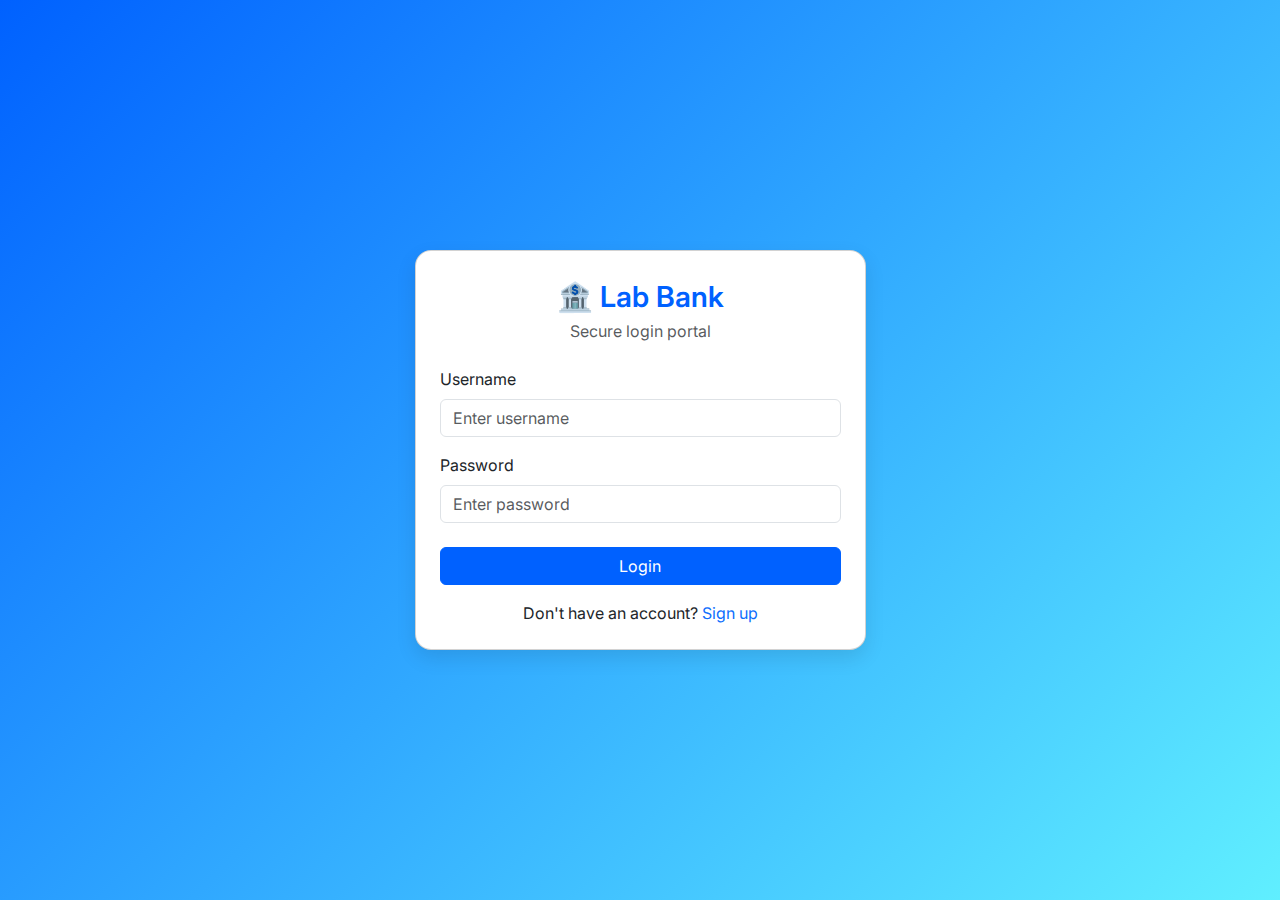
<file: ansiblepro/roles/webserver/files/html/index.html>
<!DOCTYPE html>
<html lang="en">
<head>
  <meta charset="UTF-8">
  <meta name="viewport" content="width=device-width, initial-scale=1">
  <title>Lab Bank | Login</title>

  <!-- Bootstrap 5 CSS -->
  <link href="https://cdn.jsdelivr.net/npm/bootstrap@5.3.0/dist/css/bootstrap.min.css" rel="stylesheet">

  <!-- Google Fonts -->
  <link href="https://fonts.googleapis.com/css2?family=Inter:wght@400;600&display=swap" rel="stylesheet">

  <style>
    body {
      font-family: 'Inter', sans-serif;
      background: linear-gradient(135deg, #0061ff, #60efff);
      min-height: 100vh;
      display: flex;
      align-items: center;
      justify-content: center;
    }

    .card {
      border-radius: 16px;
      box-shadow: 0 8px 20px rgba(0,0,0,0.1);
    }

    .form-control:focus {
      border-color: #0061ff;
      box-shadow: 0 0 0 0.2rem rgba(0,97,255,.25);
    }

    .btn-primary {
      background-color: #0061ff;
      border-color: #0061ff;
    }

    .btn-primary:hover {
      background-color: #004ecb;
      border-color: #004ecb;
    }

    .logo-text {
      font-size: 1.8rem;
      font-weight: 600;
      color: #0061ff;
    }
  </style>
</head>
<body>
  <div class="container">
    <div class="row justify-content-center">
      <div class="col-md-5">
        <div class="card p-4">
          <div class="text-center mb-4">
            <div class="logo-text">🏦 Lab Bank</div>
            <p class="text-muted mb-0">Secure login portal</p>
          </div>
          <form id="login-form">
            <div class="mb-3">
              <label for="username" class="form-label">Username</label>
              <input type="text" id="username" class="form-control" placeholder="Enter username" required>
            </div>
            <div class="mb-4">
              <label for="password" class="form-label">Password</label>
              <input type="password" id="password" class="form-control" placeholder="Enter password" required>
            </div>
            <div class="d-grid mb-3">
              <button type="submit" class="btn btn-primary">Login</button>
            </div>
            <div class="text-center">
              <span>Don't have an account?</span>
              <a href="signup.html" class="text-decoration-none">Sign up</a>
            </div>
          </form>
        </div>
      </div>
    </div>
  </div>

  <!-- Bootstrap JS -->
  <script src="https://cdn.jsdelivr.net/npm/bootstrap@5.3.0/dist/js/bootstrap.bundle.min.js"></script>

  <!-- Your JS -->
  <script src="app.js"></script>
</body>
</html>
</file>
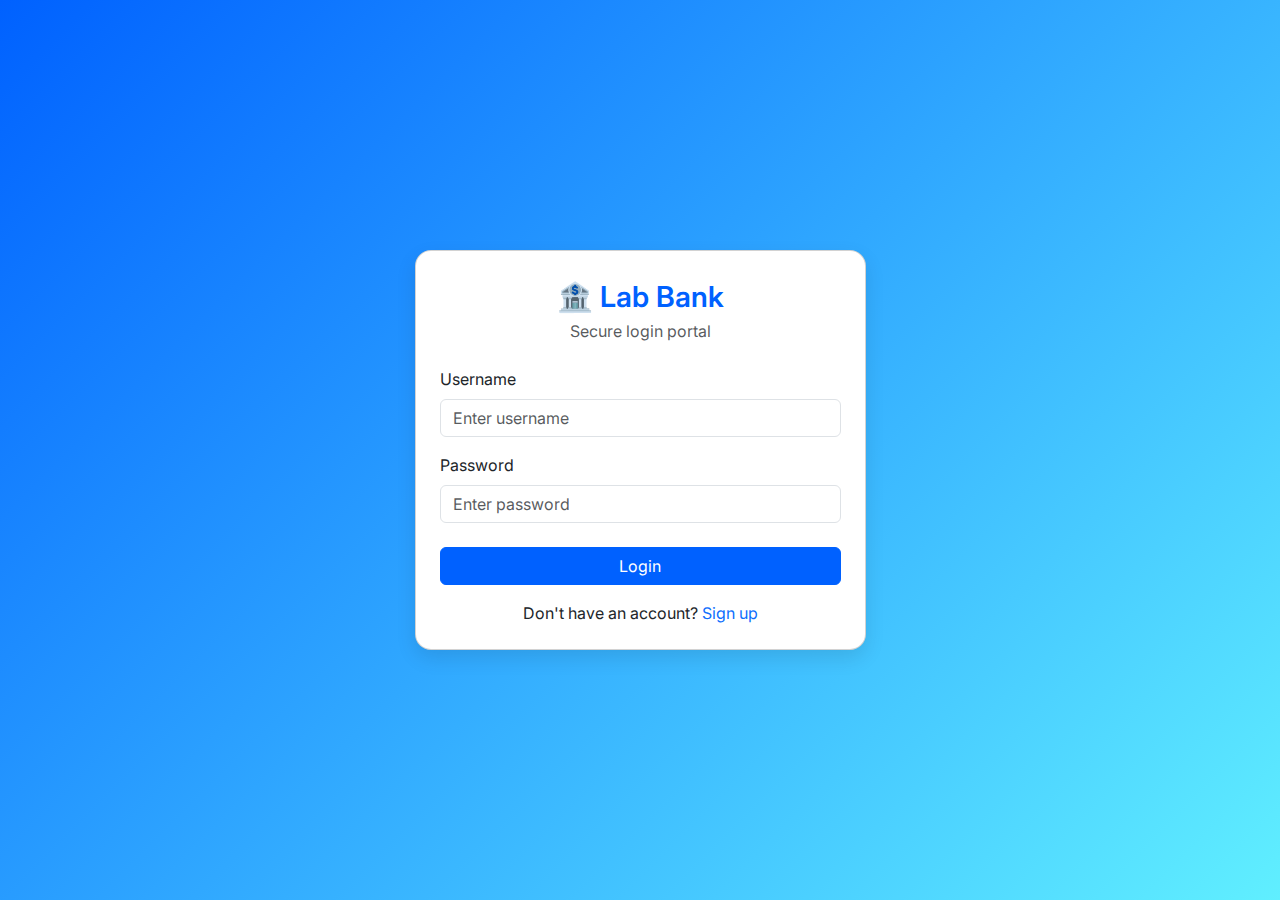
<file: ansiblepro/roles/webserver/files/html/dashboard.html>
<!DOCTYPE html>
<html lang="en">
<head>
  <meta charset="UTF-8" />
  <meta name="viewport" content="width=device-width, initial-scale=1" />
  <title>Dashboard | Lab Bank</title>
  <link href="https://cdn.jsdelivr.net/npm/bootstrap@5.3.0/dist/css/bootstrap.min.css" rel="stylesheet" />
  <link href="style.css" rel="stylesheet">
</head>
<body class="bg-gradient">
  <div class="container py-5">
    <div class="card p-4">
      <h2 class="logo-text mb-4">Welcome to Your Dashboard</h2>
      <div class="mb-3">
        <h5>Current Balance: $<span id="balance">0.00</span></h5>
      </div>
      <div class="row mb-3">
        <div class="col-md-4">
          <input type="number" id="amount" class="form-control" placeholder="Amount" />
        </div>
        <div class="col-md-2 d-grid">
          <button class="btn btn-success" onclick="changeBalance('deposit')">Deposit</button>
        </div>
        <div class="col-md-2 d-grid">
          <button class="btn btn-warning" onclick="changeBalance('withdraw')">Withdraw</button>
        </div>
      </div>
      <hr />
      <h5>Transfer to Another User</h5>
      <div class="row mb-3">
        <div class="col-md-4">
          <input type="number" id="transfer-to" class="form-control" placeholder="Recipient User ID" />
        </div>
        <div class="col-md-4">
          <input type="number" id="transfer-amount" class="form-control" placeholder="Amount to Transfer" />
        </div>
        <div class="col-md-2 d-grid">
          <button class="btn btn-primary" onclick="transfer()">Transfer</button>
        </div>
      </div>
    </div>
  </div>
<script src="app.js"></script>
</body>
</html>
</file>
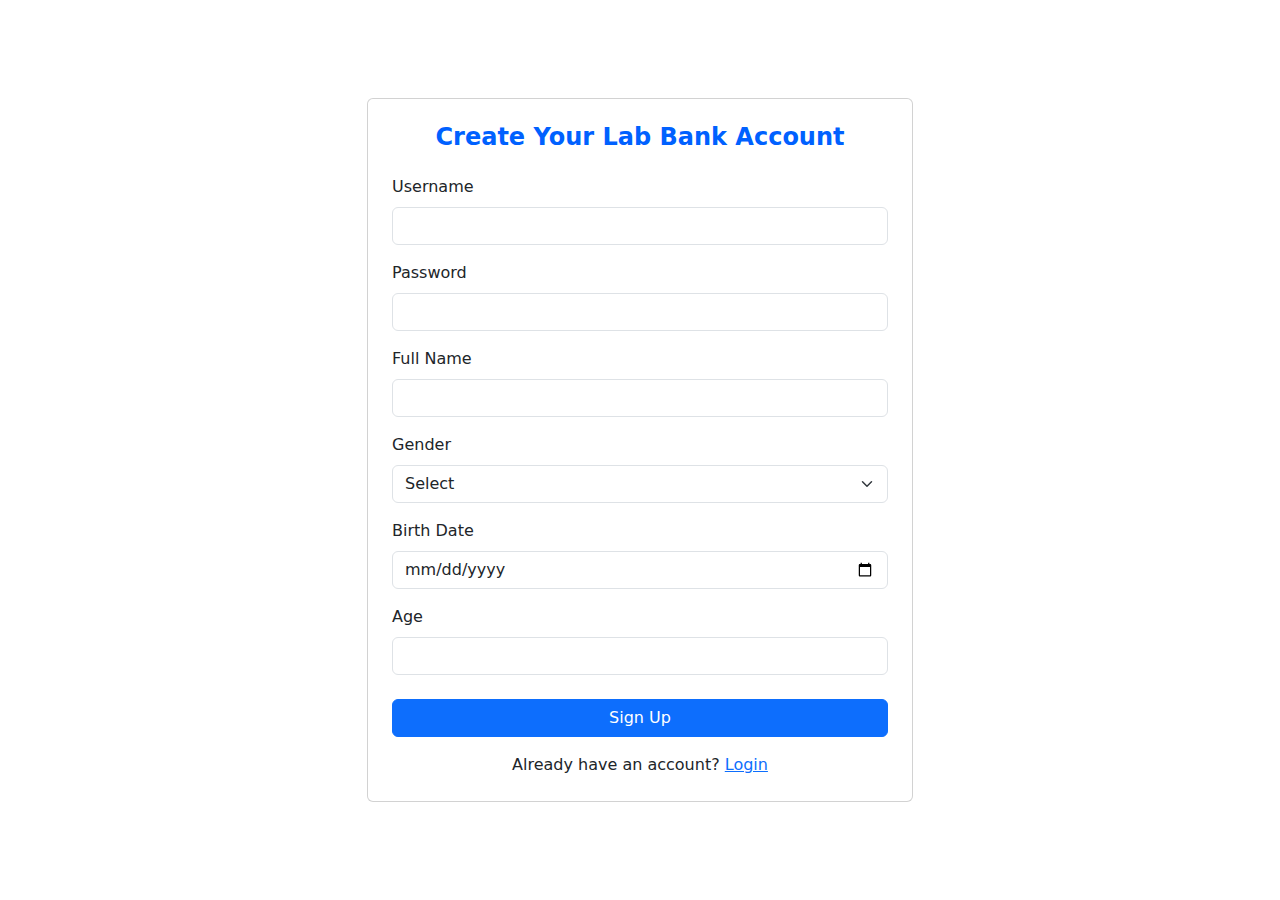
<file: ansiblepro/roles/webserver/files/html/signup.html>
<!DOCTYPE html>
<html lang="en">
<head>
  <meta charset="UTF-8">
  <meta name="viewport" content="width=device-width, initial-scale=1">
  <title>Sign Up | Lab Bank</title>
  <link href="https://cdn.jsdelivr.net/npm/bootstrap@5.3.0/dist/css/bootstrap.min.css" rel="stylesheet">
  <link href="style.css" rel="stylesheet">
</head>
<body class="d-flex align-items-center justify-content-center bg-gradient">
  <div class="container">
    <div class="row justify-content-center">
      <div class="col-md-6">
        <div class="card p-4">
          <div class="text-center mb-3">
            <h2 class="logo-text">Create Your Lab Bank Account</h2>
          </div>
          <form id="signup-form">
            <div class="mb-3">
              <label for="username" class="form-label">Username</label>
              <input type="text" id="username" class="form-control" required>
            </div>
            <div class="mb-3">
              <label for="password" class="form-label">Password</label>
              <input type="password" id="password" class="form-control" required>
            </div>
            <div class="mb-3">
              <label for="name" class="form-label">Full Name</label>
              <input type="text" id="name" class="form-control" required>
            </div>
            <div class="mb-3">
              <label for="gender" class="form-label">Gender</label>
              <select id="gender" class="form-select" required>
                <option value="">Select</option>
                <option value="male">Male</option>
                <option value="female">Female</option>
              </select>
            </div>
            <div class="mb-3">
              <label for="birthdate" class="form-label">Birth Date</label>
              <input type="date" id="birthdate" class="form-control" required>
            </div>
            <div class="mb-4">
              <label for="age" class="form-label">Age</label>
              <input type="number" id="age" class="form-control" required>
            </div>
            <div class="d-grid mb-3">
              <button type="submit" class="btn btn-primary">Sign Up</button>
            </div>
            <div class="text-center">
              <span>Already have an account?</span>
              <a href="index.html">Login</a>
            </div>
          </form>
        </div>
      </div>
    </div>
  </div>
<script src="app.js"></script>
</body>
</html>
</file>
<file: ansiblepro/roles/webserver/files/html/style.css>
body.bg-gradient {
  background: linear-gradient(135deg, #0061ff, #60efff);
  min-height: 100vh;
}

.logo-text {
  font-weight: 600;
  color: #0061ff;
  font-size: 1.5rem;
}
</file>
